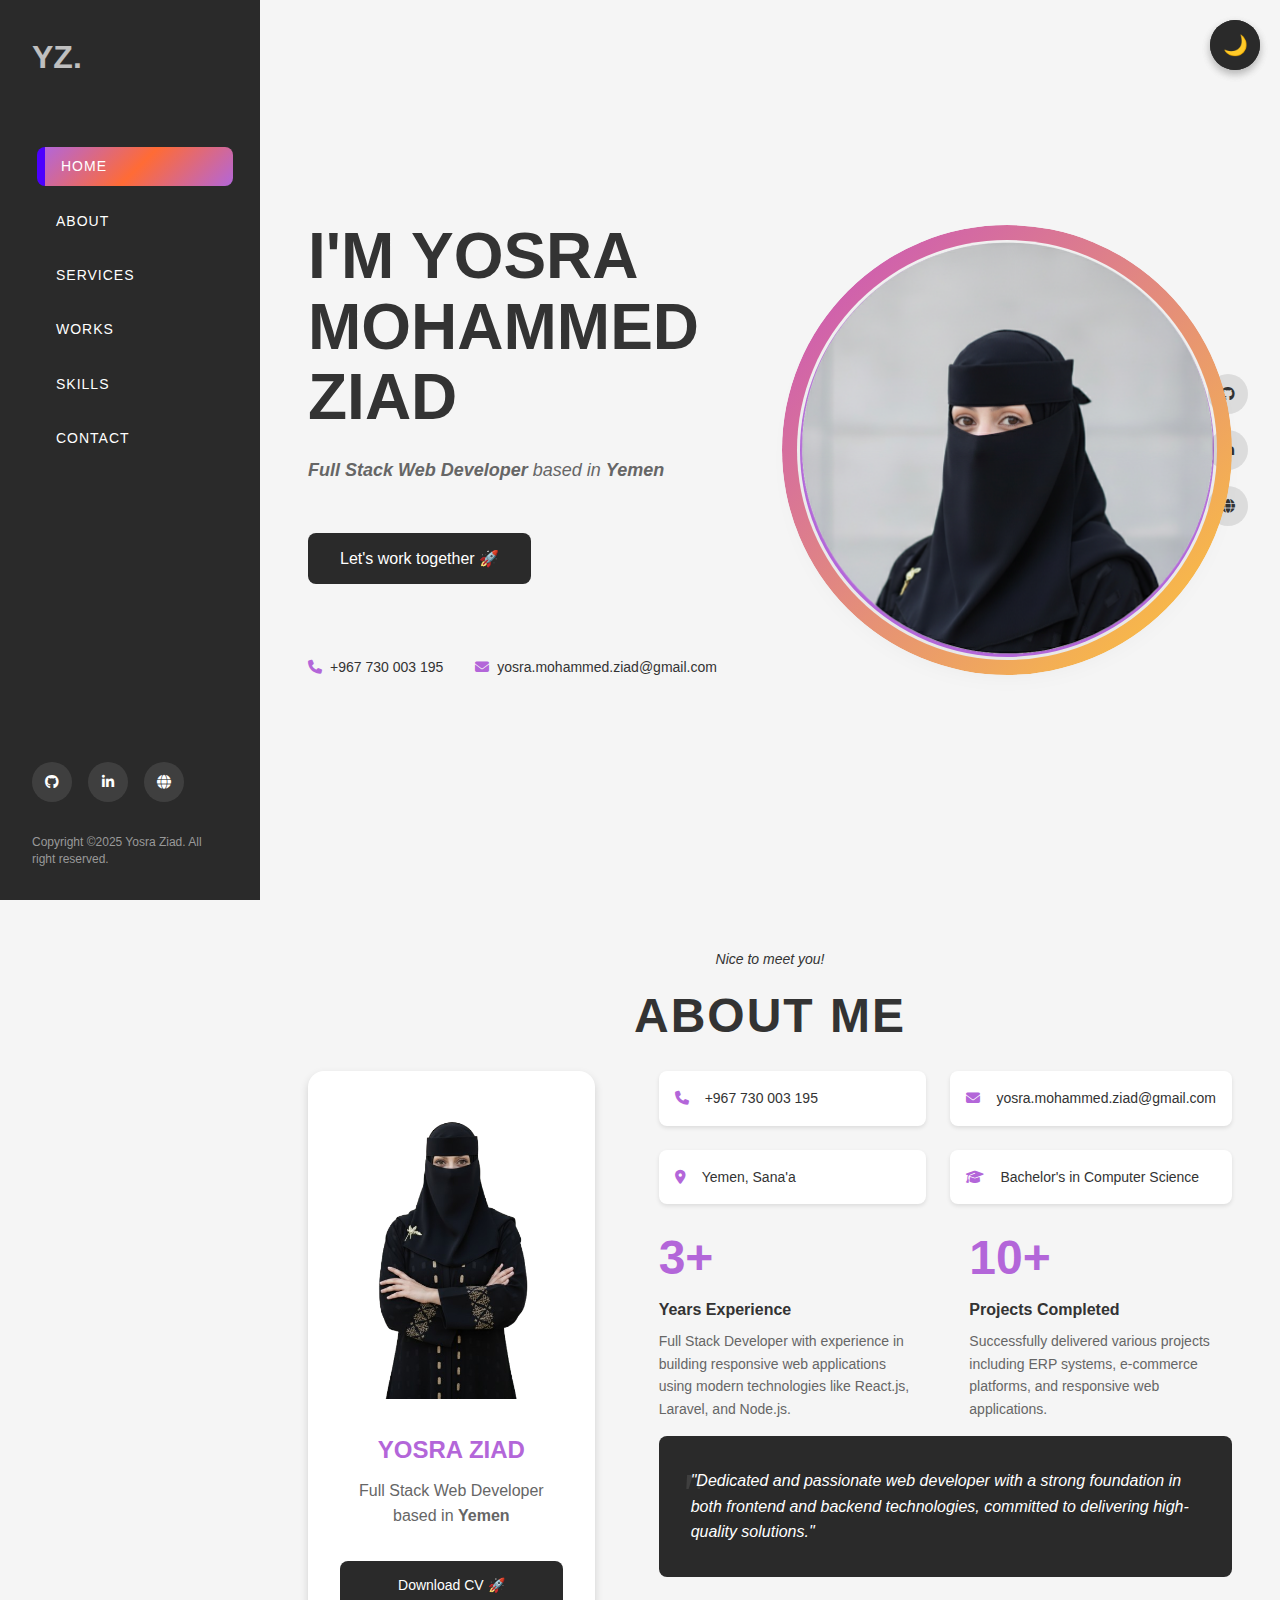
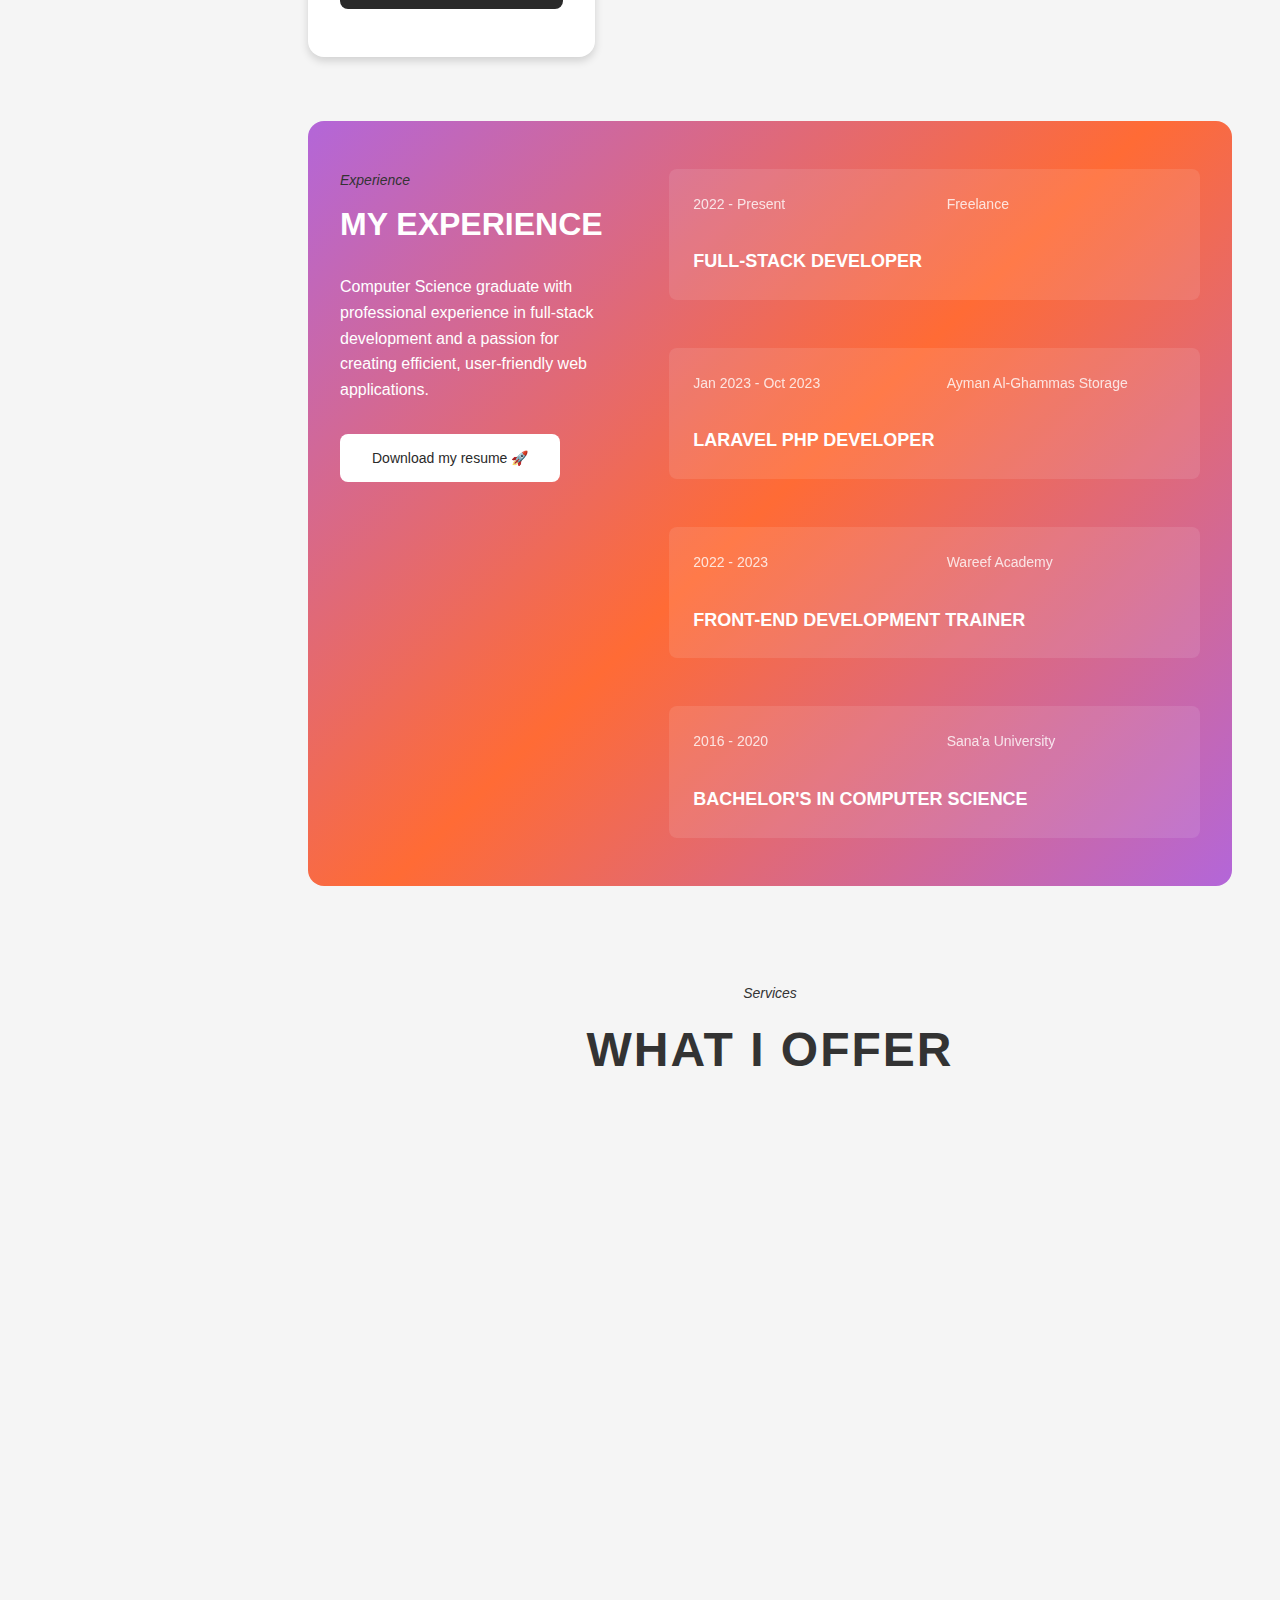
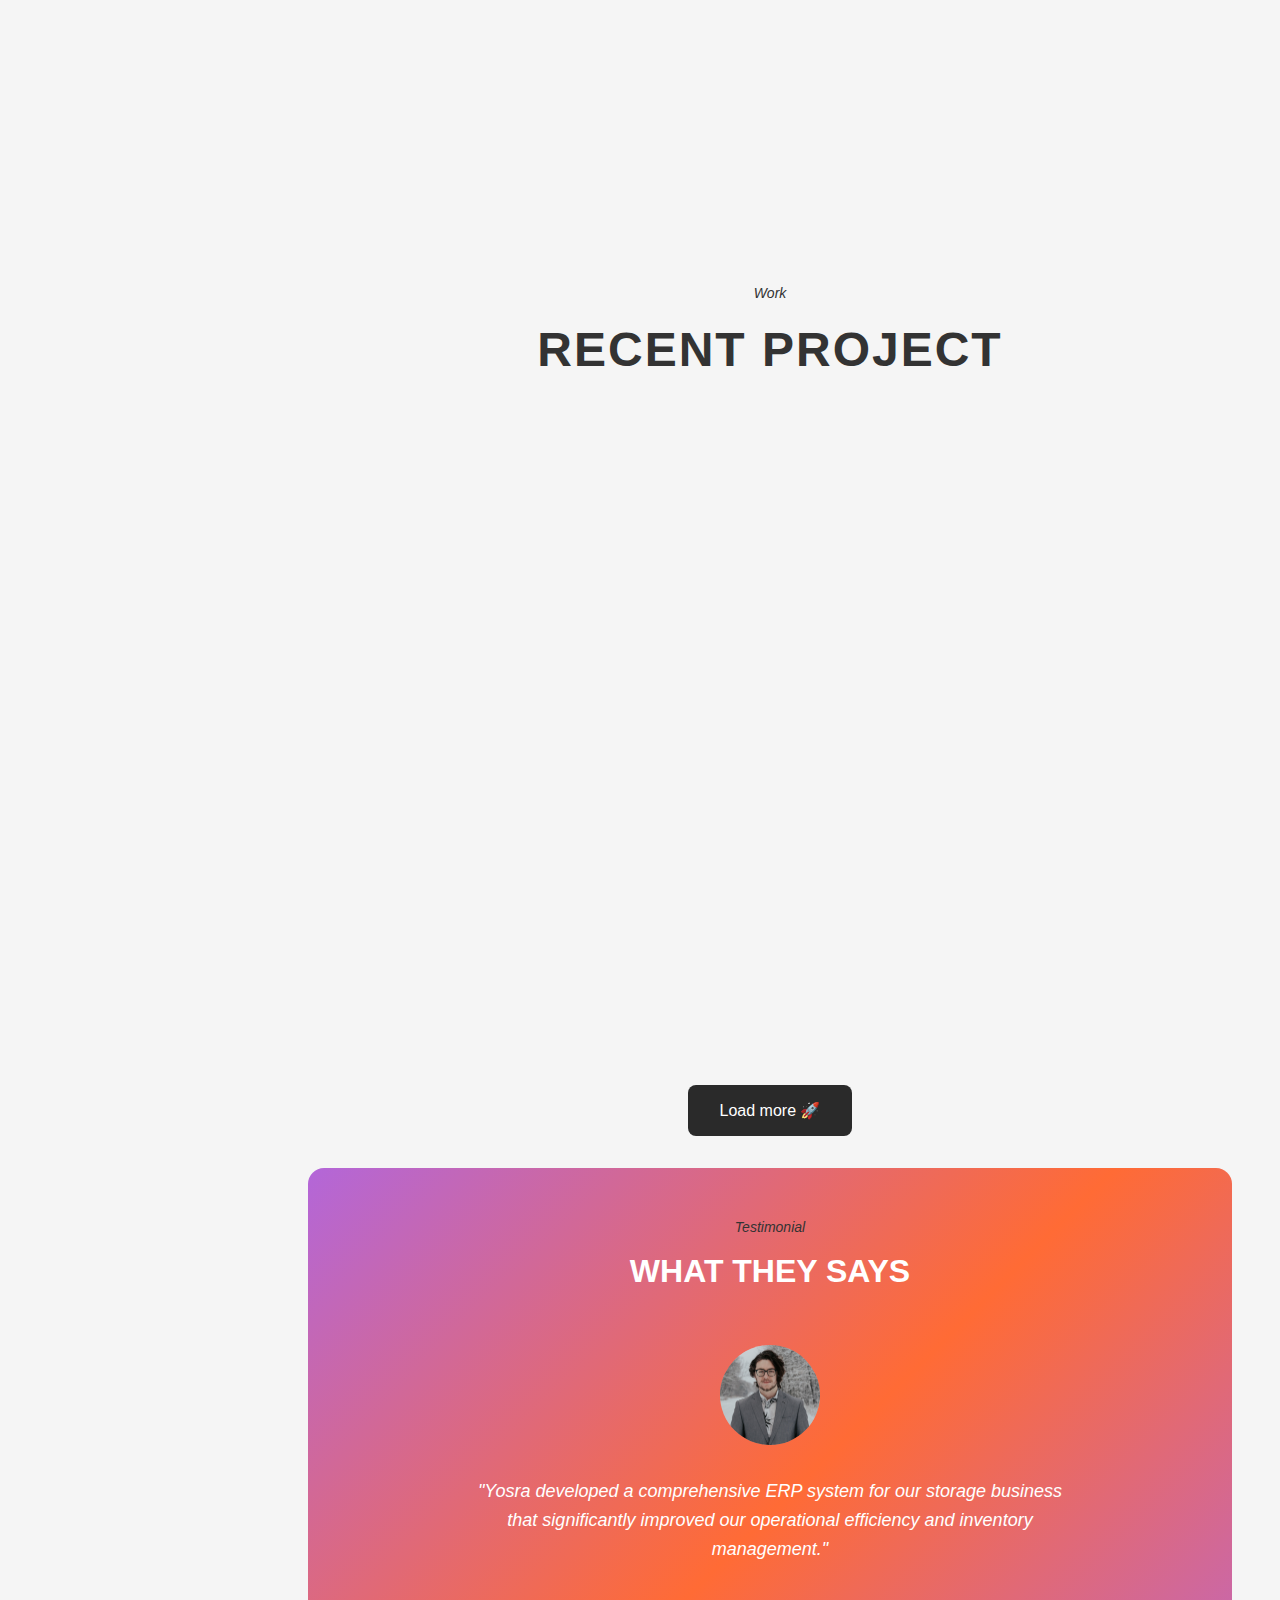
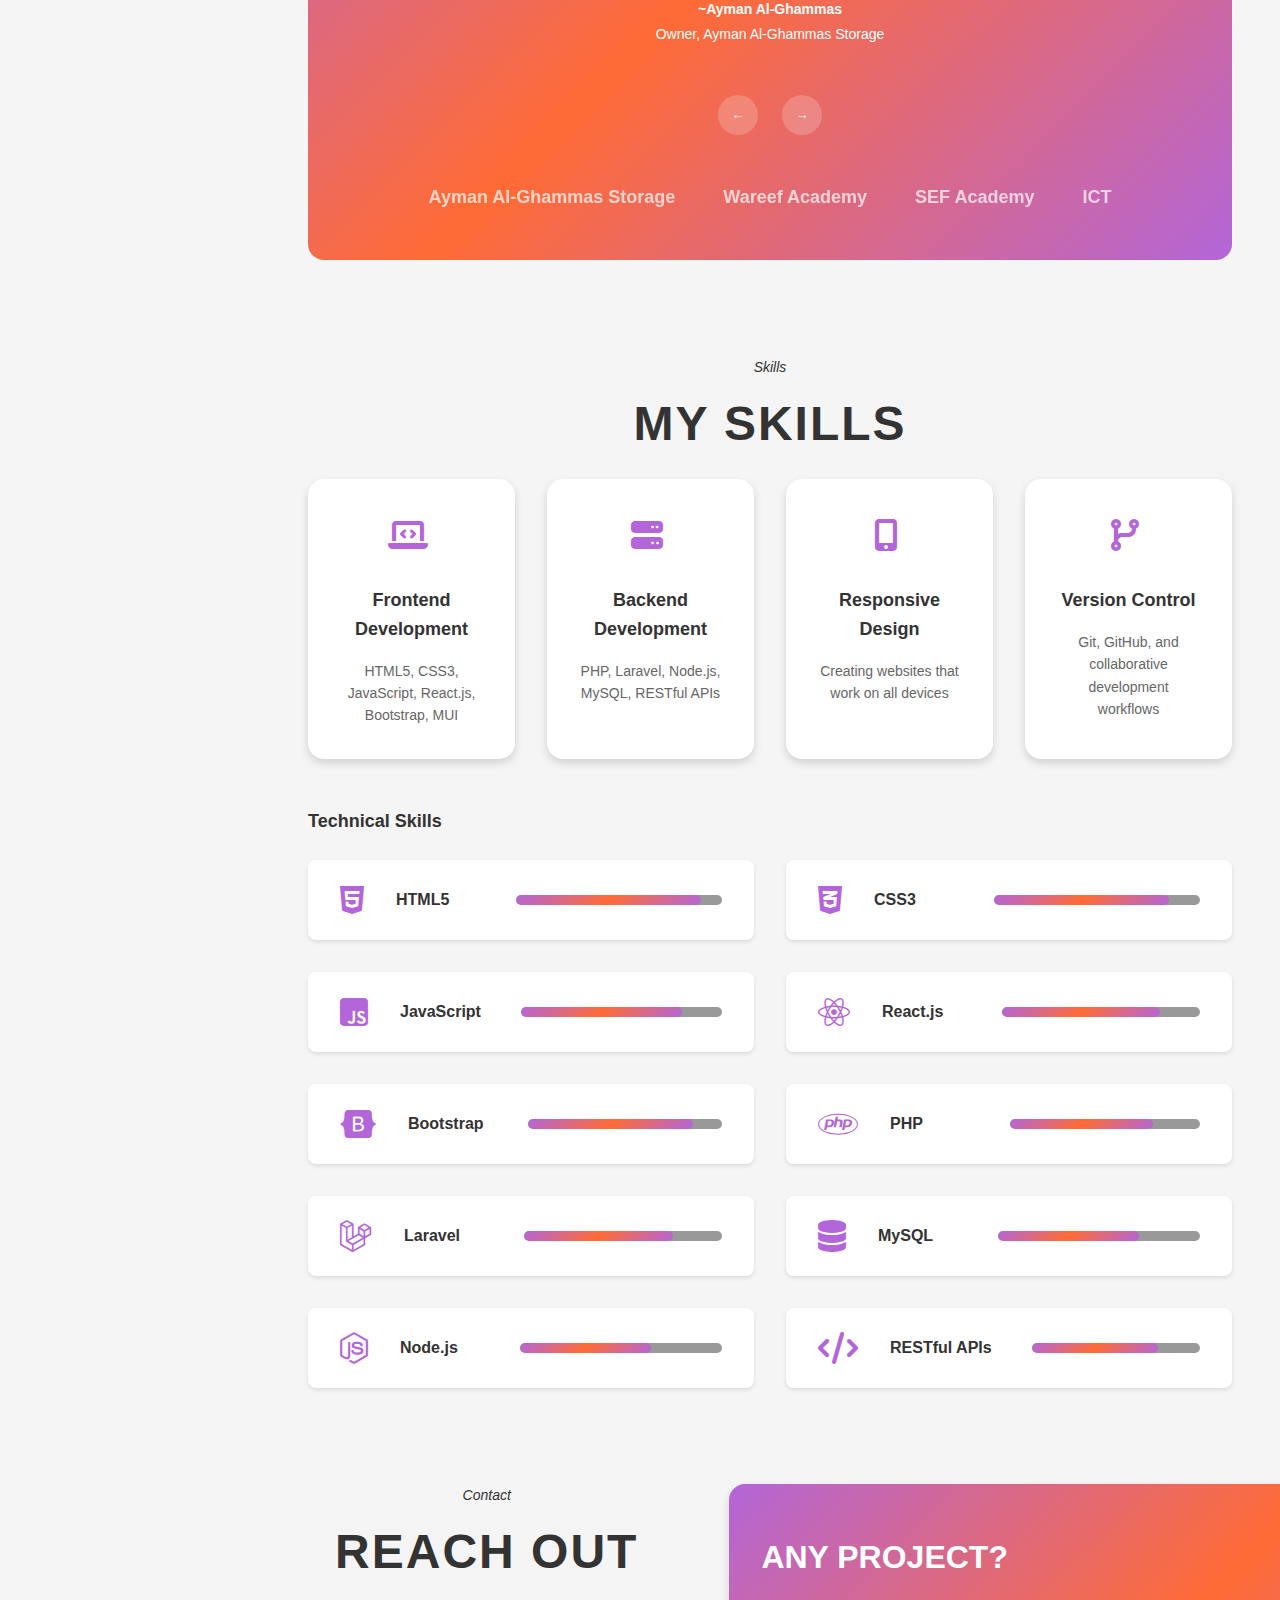
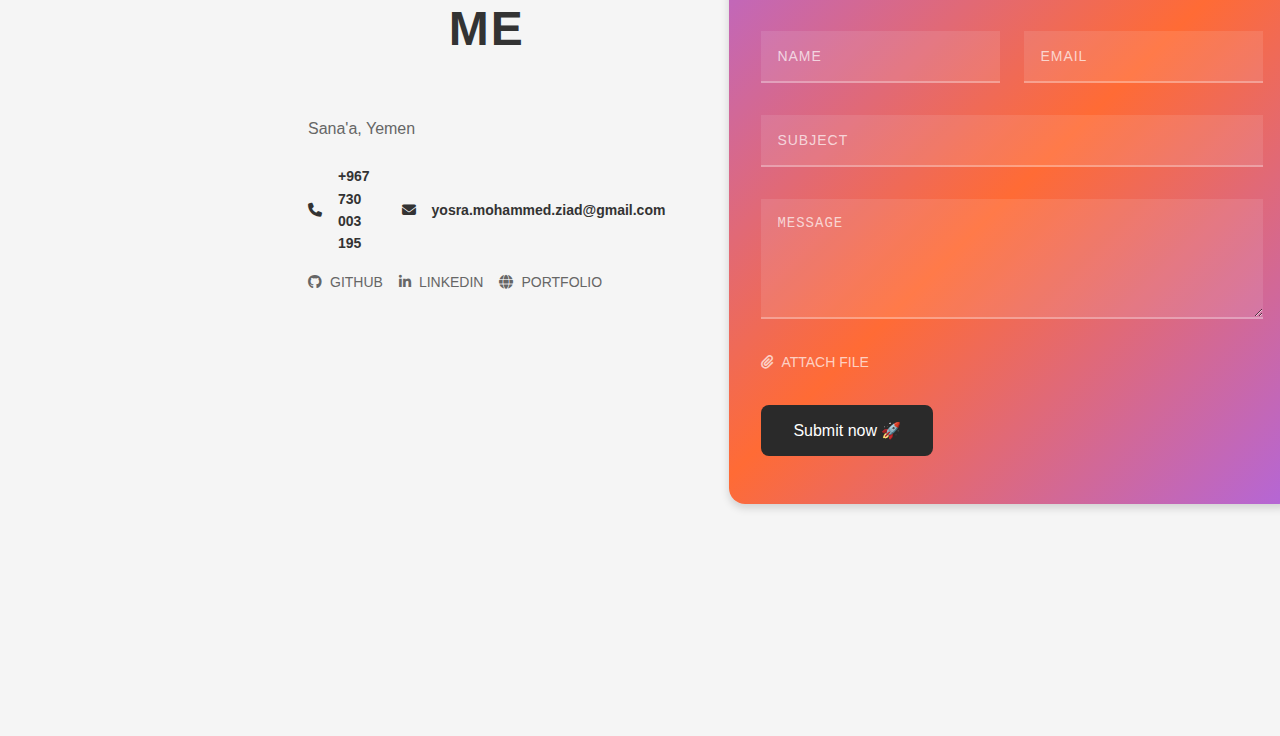
<file: index.html>
<!DOCTYPE html>
<html lang="en">
  <head>
    <meta charset="UTF-8" />
    <meta name="viewport" content="width=device-width, initial-scale=1.0" />
    <title>Yosra Ziad - Full Stack Web Developer</title>
    <link
      rel="stylesheet"
      href="https://cdnjs.cloudflare.com/ajax/libs/animate.css/4.1.1/animate.min.css"
    />
    <link
      rel="stylesheet"
      href="https://cdnjs.cloudflare.com/ajax/libs/font-awesome/6.4.0/css/all.min.css"
    />
    <link rel="stylesheet" href="css/style.css" />
  </head>
  <body>
    <!-- Sidebar Navigation -->
    <nav class="sidebar">
      <div class="logo">
        <h1>YZ.</h1>
      </div>

      <ul class="nav-menu">
        <li><a href="#home" class="nav-link active">HOME</a></li>
        <li><a href="#about" class="nav-link">ABOUT</a></li>
        <li><a href="#services" class="nav-link">SERVICES</a></li>
        <li><a href="#works" class="nav-link">WORKS</a></li>
        <li><a href="#skills" class="nav-link">SKILLS</a></li>
        <li><a href="#contact" class="nav-link">CONTACT</a></li>
      </ul>

      <div class="social-links">
        <a href="https://github.com/YosraZiad" class="social-link" aria-label="GitHub" title="GitHub">
          <i class="fab fa-github"></i>
        </a>
        <a href="https://linkedin.com/in/yosra-ziad" class="social-link" aria-label="LinkedIn" title="LinkedIn">
          <i class="fab fa-linkedin-in"></i>
        </a>
        <a href="https://yemenlili" class="social-link" aria-label="Portfolio" title="Portfolio">
          <i class="fas fa-globe"></i>
        </a>
      </div>

      <div class="copyright">
        <p>Copyright ©2025 Yosra Ziad. All right reserved.</p>
      </div>
    </nav>

    <!-- Mobile Menu Toggle -->
    <button class="mobile-menu-toggle">
      <i class="fas fa-bars"></i>
    </button>

    <!-- Main Content -->
    <main class="main-content">
      <!-- Home Section -->
      <section id="home" class="section home-section active">
        <div class="home-content">
          <div class="hero-text">
            <h2 class="hero-title animate__animated animate__fadeInDown">
              I'M YOSRA<br />
              MOHAMMED<br />
              ZIAD
            </h2>
            <p
              class="hero-subtitle animate__animated animate__fadeInDown animate__delay-1s"
            >
              <strong>Full Stack Web Developer</strong> based in <strong>Yemen</strong>
            </p>
            <button
              class="cta-button animate__animated animate__fadeInUp animate__delay-2s"
            >
              Let's work together 🚀
            </button>
            <div
              class="contact-info align-left animate__animated animate__fadeInUp animate__delay-2s"
            >
              <div class="contact-item">
                <span class="contact-icon"><i class="fas fa-phone"></i></span>
                <span>+967 730 003 195</span>
              </div>
              <div class="contact-item">
                <span class="contact-icon"
                  ><i class="fas fa-envelope"></i
                ></span>
                <span>yosra.mohammed.ziad@gmail.com</span>
              </div>
            </div>
          </div>

          <div class="hero-image animate__animated animate__fadeInRight">
            <img
              src="images/unnamed5588.png"
              alt="Yosra Ziad"
              class="hero-person"
            />
          </div>

          <div class="home-social-links">
            <a
              href="https://github.com/YosraZiad"
              class="social-link"
              aria-label="GitHub"
              title="GitHub"
            >
              <i class="fab fa-github"></i>
            </a>
            <a
              href="https://linkedin.com/in/yosra-ziad"
              class="social-link"
              aria-label="LinkedIn"
              title="LinkedIn"
            >
              <i class="fab fa-linkedin-in"></i>
            </a>
            <a
              href="https://yemenlili"
              class="social-link"
              aria-label="Portfolio"
              title="Portfolio"
            >
              <i class="fas fa-globe"></i>
            </a>
          </div>
        </div>
      </section>

      <!-- About Section -->
      <section id="about" class="section about-section">
        <div class="section-header">
          <span class="section-label">Nice to meet you!</span>
          <h2 class="section-title">ABOUT ME</h2>
        </div>

        <div class="about-content">
          <div class="about-left animate__animated animate__fadeInLeft">
            <div class="profile-card">
              <div class="profile-image1">
                <img
                  src="images/2-removebg-preview.png"
                  alt="Yosra Ziad"
                  class="hero-person1"
                />
              </div>
              <h3 class="profile-name">YOSRA ZIAD</h3>
              <p class="profile-title">
                Full Stack Web Developer based in <strong>Yemen</strong>
              </p>
              <button class="download-cv">Download CV 🚀</button>
            </div>
          </div>

          <div class="about-right animate__animated animate__fadeInRight">
            <div class="about-info">
              <div class="info-item">
                <span class="info-icon"><i class="fas fa-phone"></i></span>
                <span>+967 730 003 195</span>
              </div>
              <div class="info-item">
                <span class="info-icon"><i class="fas fa-envelope"></i></span>
                <span>yosra.mohammed.ziad@gmail.com</span>
              </div>
              <div class="info-item">
                <span class="info-icon"
                  ><i class="fas fa-map-marker-alt"></i
                ></span>
                <span>Yemen, Sana'a</span>
              </div>
              <div class="info-item">
                <span class="info-icon"><i class="fas fa-graduation-cap"></i></span>
                <span>Bachelor's in Computer Science</span>
              </div>
            </div>

            <div class="stats">
              <div class="stat-item">
                <span class="stat-number">3+</span>
                <span class="stat-label">Years Experience</span>
                <p>
                  Full Stack Developer with experience in building responsive web applications 
                  using modern technologies like React.js, Laravel, and Node.js.
                </p>
              </div>
              <div class="stat-item">
                <span class="stat-number">10+</span>
                <span class="stat-label">Projects Completed</span>
                <p>
                  Successfully delivered various projects including ERP systems, 
                  e-commerce platforms, and responsive web applications.
                </p>
              </div>
            </div>

            <div class="testimonial">
              <blockquote>
                "Dedicated and passionate web developer with a strong foundation in both 
                frontend and backend technologies, committed to delivering high-quality solutions."
              </blockquote>
            </div>
          </div>
        </div>

        <div class="experience-section">
          <div class="experience-left animate__animated animate__fadeInLeft">
            <span class="section-label">Experience</span>
            <h3>MY EXPERIENCE</h3>
            <p>
              Computer Science graduate with professional experience in full-stack development 
              and a passion for creating efficient, user-friendly web applications.
            </p>
            <button class="download-resume">Download my resume 🚀</button>
          </div>

          <div class="experience-right animate__animated animate__fadeInRight">
            <div class="timeline">
              <div class="timeline-item">
                <span class="timeline-period">2022 - Present</span>
                <span class="timeline-company">Freelance</span>
                <h4>FULL-STACK DEVELOPER</h4>
              </div>
              <div class="timeline-item">
                <span class="timeline-period">Jan 2023 - Oct 2023</span>
                <span class="timeline-company">Ayman Al-Ghammas Storage</span>
                <h4>LARAVEL PHP DEVELOPER</h4>
              </div>
              <div class="timeline-item">
                <span class="timeline-period">2022 - 2023</span>
                <span class="timeline-company">Wareef Academy</span>
                <h4>FRONT-END DEVELOPMENT TRAINER</h4>
              </div>
              <div class="timeline-item">
                <span class="timeline-period">2016 - 2020</span>
                <span class="timeline-company">Sana'a University</span>
                <h4>BACHELOR'S IN COMPUTER SCIENCE</h4>
              </div>
            </div>
          </div>
        </div>
      </section>

      <!-- Services Section -->
      <section id="services" class="section services-section">
        <div class="section-header">
          <span class="section-label">Services</span>
          <h2 class="section-title">WHAT I OFFER</h2>
        </div>

        <div class="services-list">
          <div class="service-item active">
            <div class="service-header">
              <h3>FULL-STACK DEVELOPMENT</h3>
              <span class="service-toggle">+</span>
            </div>
            <div class="service-content">
              <p>
                End-to-end web application development using modern technologies like React.js, 
                Laravel, Node.js, and MySQL to create responsive and efficient solutions.
              </p>
            </div>
          </div>

          <div class="service-item">
            <div class="service-header">
              <h3>FRONTEND DEVELOPMENT</h3>
              <span class="service-toggle">+</span>
            </div>
            <div class="service-content">
              <p>
                Creating responsive and interactive user interfaces using HTML5, CSS3, JavaScript, 
                React.js, and modern CSS frameworks like Bootstrap and MUI.
              </p>
            </div>
          </div>

          <div class="service-item">
            <div class="service-header">
              <h3>BACKEND DEVELOPMENT</h3>
              <span class="service-toggle">+</span>
            </div>
            <div class="service-content">
              <p>
                Building robust server-side applications with Laravel, Node.js, PHP, and MySQL, 
                implementing RESTful APIs and ensuring data security.
              </p>
            </div>
          </div>

          <div class="service-item">
            <div class="service-header">
              <h3>WEB DEVELOPMENT TRAINING</h3>
              <span class="service-toggle">+</span>
            </div>
            <div class="service-content">
              <p>
                Teaching frontend and backend web development technologies through comprehensive 
                training programs and workshops.
              </p>
            </div>
          </div>
        </div>
      </section>

      <!-- Works Section -->
      <section id="works" class="section works-section">
        <div class="section-header">
          <span class="section-label">Work</span>
          <h2 class="section-title">RECENT PROJECT</h2>
        </div>

        <div class="projects-grid">
          <div class="project-item animate__animated">
            <div class="project-image project-1"></div>
            <div class="project-info">
              <span class="project-type">ERP System</span>
              <h3>Ayman Al-Ghammas Storage ERP</h3>
              <a href="#" class="project-link">↗</a>
            </div>
          </div>

          <div class="project-item animate__animated">
            <div class="project-image project-2"></div>
            <div class="project-info">
              <span class="project-type">E-commerce</span>
              <h3>Online E-Commerce Platform</h3>
              <a href="#" class="project-link">↗</a>
            </div>
          </div>

          <div class="project-item animate__animated">
            <div class="project-image project-3"></div>
            <div class="project-info">
              <span class="project-type">AI Application</span>
              <h3>Gemini Clone App</h3>
              <a href="#" class="project-link">↗</a>
            </div>
          </div>

          <div class="project-item animate__animated">
            <div class="project-image project-4"></div>
            <div class="project-info">
              <span class="project-type">Productivity App</span>
              <h3>To-Do List Web App</h3>
              <a href="#" class="project-link">↗</a>
            </div>
          </div>
        </div>

        <button class="load-more">Load more 🚀</button>

        <div class="testimonial-section">
          <div class="testimonial-content">
            <span class="section-label">Testimonial</span>
            <h3>WHAT THEY SAYS</h3>

            <div class="testimonial-card">
              <div class="testimonial-image">
                <img src="images/testimonial-1.jpg" alt="Testimonial 1" />
              </div>
              <blockquote>
                "Yosra developed a comprehensive ERP system for our storage business that 
                significantly improved our operational efficiency and inventory management."
              </blockquote>
              <cite>
                <strong>~Ayman Al-Ghammas</strong><br />
                Owner, Ayman Al-Ghammas Storage
              </cite>
            </div>

            <div class="testimonial-nav">
              <button class="nav-prev">←</button>
              <button class="nav-next">→</button>
            </div>
          </div>

          <div class="client-logos">
            <div class="logo">Ayman Al-Ghammas Storage</div>
            <div class="logo">Wareef Academy</div>
            <div class="logo">SEF Academy</div>
            <div class="logo">ICT</div>
          </div>
        </div>
      </section>

      <!-- Skills Section -->
      <section id="skills" class="section skills-section">
        <div class="section-header">
          <span class="section-label">Skills</span>
          <h2 class="section-title">MY SKILLS</h2>
        </div>

        <div class="skills-content">
       <div class="skills-grid">
            <div class="skill-card animate__animated">
              <div class="skill-icon"><i class="fas fa-laptop-code"></i></div>
              <h3>Frontend Development</h3>
              <p>HTML5, CSS3, JavaScript, React.js, Bootstrap, MUI</p>
            </div>
            <div class="skill-card animate__animated">
              <div class="skill-icon"><i class="fas fa-server"></i></div>
              <h3>Backend Development</h3>
              <p>PHP, Laravel, Node.js, MySQL, RESTful APIs</p>
            </div>
            <div class="skill-card animate__animated">
              <div class="skill-icon"><i class="fas fa-mobile-alt"></i></div>
              <h3>Responsive Design</h3>
              <p>Creating websites that work on all devices</p>
            </div>
            <div class="skill-card animate__animated">
              <div class="skill-icon"><i class="fas fa-code-branch"></i></div>
              <h3>Version Control</h3>
              <p>Git, GitHub, and collaborative development workflows</p>
            </div>
          </div>

          <div class="visual-skills">
            <h3>Technical Skills</h3>
            <div class="skills-rows">
              <!-- Frontend -->
              <div class="skills-row">
                <div class="skill-box">
                  <i class="fab fa-html5 skill-icon"></i>
                  <span class="skill-title">HTML5</span>
                  <div class="bar"><div class="progress" style="width: 90%"></div></div>
                </div>
                <div class="skill-box">
                  <i class="fab fa-css3-alt skill-icon"></i>
                  <span class="skill-title">CSS3</span>
                  <div class="bar"><div class="progress" style="width: 85%"></div></div>
                </div>
              </div>
              <div class="skills-row">
                <div class="skill-box">
                  <i class="fab fa-js-square skill-icon"></i>
                  <span class="skill-title">JavaScript</span>
                  <div class="bar"><div class="progress" style="width: 80%"></div></div>
                </div>
                <div class="skill-box">
                  <i class="fab fa-react skill-icon"></i>
                  <span class="skill-title">React.js</span>
                  <div class="bar"><div class="progress" style="width: 80%"></div></div>
                </div>
              </div>
              <div class="skills-row">
                <div class="skill-box">
                  <i class="fab fa-bootstrap skill-icon"></i>
                  <span class="skill-title">Bootstrap</span>
                  <div class="bar"><div class="progress" style="width: 85%"></div></div>
                </div>
                <div class="skill-box">
                  <i class="fab fa-php skill-icon"></i>
                  <span class="skill-title">PHP</span>
                  <div class="bar"><div class="progress" style="width: 75%"></div></div>
                </div>
              </div>
              <div class="skills-row">
                <div class="skill-box">
                  <i class="fab fa-laravel skill-icon"></i>
                  <span class="skill-title">Laravel</span>
                  <div class="bar"><div class="progress" style="width: 75%"></div></div>
                </div>
                <div class="skill-box">
                  <i class="fas fa-database skill-icon"></i>
                  <span class="skill-title">MySQL</span>
                  <div class="bar"><div class="progress" style="width: 70%"></div></div>
                </div>
              </div>
              <div class="skills-row">
                <div class="skill-box">
                  <i class="fab fa-node-js skill-icon"></i>
                  <span class="skill-title">Node.js</span>
                  <div class="bar"><div class="progress" style="width: 65%"></div></div>
                </div>
                <div class="skill-box">
                  <i class="fas fa-code skill-icon"></i>
                  <span class="skill-title">RESTful APIs</span>
                  <div class="bar"><div class="progress" style="width: 75%"></div></div>
                </div>
              </div>
            </div>
          </div>
        </div>
      </section>

      <!-- Contact Section -->
      <section id="contact" class="section contact-section">
        <div class="contact-left animate__animated animate__fadeInLeft">
          <div class="section-header">
            <span class="section-label">Contact</span>
            <h2 class="section-title">REACH OUT ME</h2>
          </div>

          <div class="contact-details">
            <address>
              Sana'a,
              Yemen
            </address>

            <div class="contact-info">
              <p class="phone">
                <i class="fas fa-phone"></i> +967 730 003 195
              </p>
              <p class="email">
                <i class="fas fa-envelope"></i> yosra.mohammed.ziad@gmail.com
              </p>
            </div>

            <div class="social-media">
              <a href="https://github.com/YosraZiad"><i class="fab fa-github"></i> GITHUB</a>
              <a href="https://linkedin.com/in/yosra-ziad"><i class="fab fa-linkedin-in"></i> LINKEDIN</a>
              <a href="https://yemenlili"><i class="fas fa-globe"></i> PORTFOLIO</a>
            </div>
          </div>
        </div>

        <div class="contact-right animate__animated animate__fadeInRight">
          <div class="contact-form-container">
            <h3>ANY PROJECT?</h3>

            <form class="contact-form">
              <div class="form-row">
                <input type="text" placeholder="NAME" required />
                <input type="email" placeholder="EMAIL" required />

              </div>
                <input type="text" placeholder="SUBJECT" required />

              <textarea placeholder="MESSAGE" required></textarea>

              <div class="file-upload">
                <i class="fas fa-paperclip"></i> ATTACH FILE
              </div>

              <button type="submit" class="submit-btn">Submit now 🚀</button>
            </form>
          </div>
        </div>
      </section>
    </main>

    <script src="js/script.js"></script>
  </body>
</html>
</file>
<file: css/style.css>
/* CSS Variables */
:root {
  /* Colors */
  --primary-bg: #2a2a2a;
  --secondary-bg: #f5f5f5;
  --accent-purple: #b366d9;
  --accent-orange: #ff6b35;
  --accent-pink: #ff4081;
  --text-white: #ffffff;
  --text-dark: #333333;
  --text-gray: #666666;
  --text-light-gray: #999999;

  /* Gradients */
  --gradient-primary: linear-gradient(
    135deg,
    #b366d9 0%,
    #ff6b35 50%,
    #b366d9 100%
  );
  --gradient-secondary: linear-gradient(
    135deg,
    #b366d9 0%,
    #ff6b35 50%,
    #b366d9 100%
  );

  /* Typography */
  --font-primary: "Poppins", "Arial", sans-serif;
  --font-weight-normal: 400;
  --font-weight-medium: 500;
  --font-weight-bold: 700;
  --font-weight-black: 900;

  /* Font Sizes */
  --font-size-xs: 12px;
  --font-size-sm: 14px;
  --font-size-base: 16px;
  --font-size-lg: 18px;
  --font-size-xl: 24px;
  --font-size-2xl: 32px;
  --font-size-3xl: 48px;
  --font-size-4xl: 64px;

  /* Spacing */
  --spacing-xs: 8px;
  --spacing-sm: 16px;
  --spacing-md: 24px;
  --spacing-lg: 32px;
  --spacing-xl: 48px;
  --spacing-2xl: 64px;
  --spacing-3xl: 96px;

  /* Layout */
  --sidebar-width: 260px;
  --border-radius: 8px;
  --border-radius-lg: 16px;
  --transition: all 0.3s ease;

  /* Shadows */
  --shadow-sm: 0 2px 4px rgba(0, 0, 0, 0.1);
  --shadow-md: 0 4px 8px rgba(0, 0, 0, 0.15);
  --shadow-lg: 0 8px 16px rgba(0, 0, 0, 0.2);
  --shadow-xl: 0 12px 24px rgba(0, 0, 0, 0.25);
}

/* Reset and Base Styles */
* {
  margin: 0;
  padding: 0;
  box-sizing: border-box;
}

body {
  font-family: var(--font-primary);
  font-size: var(--font-size-base);
  line-height: 1.6;
  color: var(--text-dark);
  background-color: var(--secondary-bg);
  overflow-x: hidden;
}

/* Sidebar Navigation */
.sidebar {
  position: fixed;
  left: 0;
  top: 0;
  width: var(--sidebar-width);
  height: 100vh;
  background-color: var(--primary-bg);
  color: var(--text-white);
  padding: var(--spacing-lg);
  display: flex;
  flex-direction: column;
  z-index: 1000;
  transition: transform 0.3s ease;
}

.logo h1 {
  font-size: var(--font-size-2xl);
  font-weight: var(--font-weight-bold);
  margin-bottom: var(--spacing-2xl);
  color: var(--text-white);
}

.nav-menu {
  list-style: none;
  margin-bottom: auto;
}

.nav-menu li {
  margin-bottom: var(--spacing-sm);
}

.nav-link {
  color: var(--text-white);
  text-decoration: none;
  font-size: var(--font-size-sm);
  font-weight: var(--font-weight-medium);
  letter-spacing: 1px;
  transition: var(--transition);
  display: block;
  padding: var(--spacing-xs) var(--spacing-sm);
  position: relative;
  border-radius: var(--border-radius);
  border-inline-start: 8px solid transparent;
}

.nav-link:hover,
.nav-link.active {
  color: var(--text-white);
  border-inline-start: 8px solid #4c00ff;
  background: var(--gradient-primary);
  transform: translateX(5px);
}

/* .nav-link.active::after {
  content: "";
  position: absolute;
  right: -var(--spacing-lg);
  top: 50%;
  transform: translateY(-50%);
  width: 4px;
  height: 20px;
  background-color: var(--accent-purple);
  border-radius: 2px;
} */

.social-links {
  display: flex;
  gap: var(--spacing-sm);
  margin-bottom: var(--spacing-lg);
}

.social-link {
  width: 40px;
  height: 40px;
  border-radius: 50%;
  background-color: rgba(255, 255, 255, 0.1);
  color: var(--text-white);
  display: flex;
  align-items: center;
  justify-content: center;
  text-decoration: none;
  font-size: var(--font-size-sm);
  transition: var(--transition);
}

.social-link:hover {
  background-color: var(--accent-purple);
  transform: translateY(-3px);
}

.copyright {
  font-size: var(--font-size-xs);
  color: var(--text-light-gray);
  line-height: 1.4;
}

/* Mobile Menu Toggle */
.mobile-menu-toggle {
  display: none;
  position: fixed;
  top: var(--spacing-md);
  left: var(--spacing-md);
  z-index: 1001;
  background-color: var(--primary-bg);
  color: var(--text-white);
  border: none;
  width: 50px;
  height: 50px;
  border-radius: 50%;
  cursor: pointer;
  font-size: var(--font-size-lg);
  box-shadow: var(--shadow-md);
  transition: var(--transition);
}

.mobile-menu-toggle:hover {
  transform: scale(1.1);
}

/* Mobile Menu Toggle */
.mobile-menu-toggle {
  display: none;
  position: fixed;
  top: var(--spacing-md);
  left: var(--spacing-md);
  z-index: 1001;
  background-color: var(--primary-bg);
  color: var(--text-white);
  border: none;
  width: 50px;
  height: 50px;
  border-radius: 50%;
  cursor: pointer;
  font-size: var(--font-size-lg);
  box-shadow: var(--shadow-md);
  transition: var(--transition);
}

.mobile-menu-toggle:hover {
  transform: scale(1.1);
}

/* Main Content */
.main-content {
  margin-left: var(--sidebar-width);
  min-height: 100vh;
  transition: margin-left 0.3s ease;
}

.section {
  min-height: 100vh;
  padding: var(--spacing-xl);
  /* display: none; */

  transition: opacity 0.5s ease;
}

.section.active {
  /* display: block; */
  animation: fadeIn 0.5s ease-out;
}

@keyframes fadeIn {
  from {
    opacity: 0;
  }
  to {
    opacity: 1;
  }
}

/* Home Section */
.home-section {
  background: var(--secondary-bg);
  color: var(--text-dark);
  display: flex;
  align-items: center;
  position: relative;
  overflow: hidden;
}
.home-section.active {
  display: flex;
}

.home-content {
  display: grid;
  grid-template-columns: 1fr 1fr;
  gap: var(--spacing-2xl);
  width: 100%;
  max-width: 1200px;
  margin: 0 auto;
  align-items: center;
}

.hero-title {
  font-size: var(--font-size-4xl);
  font-weight: var(--font-weight-black);
  line-height: 1.1;
  margin-bottom: var(--spacing-md);
}

.hero-subtitle {
  font-size: var(--font-size-lg);
  margin-bottom: var(--spacing-xl);
  font-style: italic;
  color: var(--text-gray);
}

.cta-button {
  background-color: var(--primary-bg);
  color: var(--text-white);
  border: none;
  padding: var(--spacing-sm) var(--spacing-lg);
  border-radius: var(--border-radius);
  font-size: var(--font-size-base);
  font-weight: var(--font-weight-medium);
  cursor: pointer;
  transition: var(--transition);
  margin-bottom: var(--spacing-xl);
}

.cta-button:hover {
  background: var(--gradient-primary);
  transform: translateY(-3px);
  box-shadow: var(--shadow-lg);
}

.hero-image {
  position: relative;
  width: 450px;
  height: 450px;
  margin: 0 auto;
}

.hero-image::before {
  content: "";
  position: absolute;
  top: 0;
  left: 0;
  width: 100%;
  height: 100%;
  border-radius: 50%;
  border: 15px solid transparent;
  background: linear-gradient(to bottom right, #c850c0, #ffc837) border-box;
  -webkit-mask: linear-gradient(#fff 0 0) content-box, linear-gradient(#fff 0 0);
  -webkit-mask-composite: destination-out;
  mask-composite: exclude;
  box-sizing: border-box;
  z-index: 3;
  animation: rotate 15s linear infinite;
}

/* background filled circle behind the photo */
.hero-image::after {
  content: "";
  position: absolute;
  inset: 18px; /* sit inside the gradient ring */
  border-radius: 50%;
  background: var(--accent-purple); /* solid background circle */
  box-shadow: 0 10px 30px rgba(0, 0, 0, 0.08);
  z-index: 0;
  animation: pulse 6s ease-in-out infinite; /* move animation to the background shape */
}

.hero-person {
  position: relative;
  z-index: 2; /* keep photo above background circle and below the ring */
  width: 100%;
  height: 100%;
  border-radius: 50%;
  object-fit: cover;
  /* Remove morphing animation from the image */
}

@keyframes morph {
  0% {
    border-radius: 30% 70% 70% 30% / 30% 30% 70% 70%;
  }
  50% {
    border-radius: 70% 30% 30% 70% / 70% 70% 30% 30%;
  }
  100% {
    border-radius: 30% 70% 70% 30% / 30% 30% 70% 70%;
  }
}

@keyframes rotate {
  from {
    transform: rotate(0deg);
  }
  to {
    transform: rotate(360deg);
  }
}

/* subtle breathing effect for the background circle */
@keyframes pulse {
  0%,
  100% {
    transform: scale(1);
  }
  50% {
    transform: scale(1.03);
  }
}

.home-social-links {
  position: absolute;
  right: var(--spacing-lg);
  top: 50%;
  transform: translateY(-50%);
  display: flex;
  flex-direction: column;
  gap: var(--spacing-sm);
}

.home-social-links .social-link {
  width: 40px;
  height: 40px;
  border-radius: 50%;
  background-color: rgba(0, 0, 0, 0.1);
  display: flex;
  align-items: center;
  justify-content: center;
  color: var(--text-dark);
  font-weight: bold;
  transition: var(--transition);
}

.home-social-links .social-link:hover {
  background-color: var(--primary-bg);
  color: var(--text-white);
}

.contact-info {
  display: flex;
  flex-direction: row;
  justify-content: flex-start;
  align-items: center;
  gap: var(--spacing-lg);
  margin-top: var(--spacing-md);
  text-align: left;
}

.contact-info.align-left {
  justify-content: flex-start;
  text-align: left;
}

.contact-item {
  display: flex;
  align-items: center;
  gap: var(--spacing-xs);
  font-size: var(--font-size-sm);
}

.contact-icon {
  color: var(--accent-purple);
}

/* About Section */
.about-section {
  background-color: var(--secondary-bg);
  /* padding: var(--spacing-3xl) var(--spacing-2xl); */
  /* display: flex;
  align-items: center;
  position: relative; */
  /* overflow: hidden; */
}

.section-header {
  text-align: center;
  margin-bottom: var(--spacing-sm);
}

.section-label {
  font-size: var(--font-size-sm);
  color: var(--text-dark);
  font-style: italic;
  display: block;
  margin-bottom: var(--spacing-xs);
}

.section-title {
  font-size: var(--font-size-3xl);
  font-weight: var(--font-weight-black);
  color: var(--text-dark);
  letter-spacing: 2px;
}

.about-content {
  display: grid;
  grid-template-columns: 1fr 2fr;
  gap: var(--spacing-2xl);
  /* margin-bottom: var(--spacing-3xl); */
  max-width: 1200px;
  margin-left: auto;
  margin-right: auto;
}

.profile-card {
  text-align: center;
  background-color: var(--text-white);
  padding: var(--spacing-xl)  var(--spacing-lg);
  border-radius: var(--border-radius-lg);
  box-shadow: var(--shadow-md);
  transition: var(--transition);
}

.profile-card:hover {
  transform: translateY(-5px);
  box-shadow: var(--shadow-xl);
}
.hero-person1 {
  position: relative;
  z-index: 2; /* keep photo above background circle and below the ring */
  width: 100%;
  height: 100%;
  /* border-radius: 50%; */
  object-fit: cover;
  /* Remove morphing animation from the image */
}
.profile-image1 {
  width: 200px;
  height: 280px;
  /* border-radius: 50%; */
  margin: 0 auto var(--spacing-lg);
  position: relative;
  overflow: hidden;
}

.profile-image img {
  width: 100%;
  height: 100%;
  object-fit: cover;
  /* border-radius: 50%; */
  transition: var(--transition);
}

.profile-image:hover img {
  transform: scale(1.05);
}

.profile-name {
  font-size: var(--font-size-xl);
  font-weight: var(--font-weight-bold);
  color: var(--accent-purple);
  margin-bottom: var(--spacing-xs);
}

.profile-title {
  font-size: var(--font-size-base);
  color: var(--text-gray);
  margin-bottom: var(--spacing-lg);
}

.download-cv {
  background-color: var(--primary-bg);
  color: var(--text-white);
  border: none;
  padding: var(--spacing-sm) var(--spacing-lg);
  border-radius: var(--border-radius);
  font-size: var(--font-size-sm);
  cursor: pointer;
  transition: var(--transition);
  width: 100%;
}

.download-cv:hover {
  background: var(--gradient-primary);
  transform: translateY(-2px);
  box-shadow: var(--shadow-md);
}

.about-info {
  display: grid;
  grid-template-columns: 1fr 1fr;
  gap: var(--spacing-md);
  margin-bottom: var(--spacing-sm);
}

.info-item {
  display: flex;
  align-items: center;
  gap: var(--spacing-sm);
  font-size: var(--font-size-sm);
  background-color: var(--text-white);
  padding: var(--spacing-sm);
  border-radius: var(--border-radius);
  box-shadow: var(--shadow-sm);
}

.info-icon {
  color: var(--accent-purple);
}

.stats {
  display: grid;
  grid-template-columns: 1fr 1fr;
  gap: var(--spacing-xl);
  margin-bottom: var(--spacing-sm);
}

.stat-number {
  font-size: var(--font-size-3xl);
  font-weight: var(--font-weight-black);
  color: var(--accent-purple);
  display: block;
}

.stat-label {
  font-size: var(--font-size-base);
  font-weight: var(--font-weight-bold);
  color: var(--text-dark);
  display: block;
  margin-bottom: var(--spacing-xs);
}

.stat-item p {
  font-size: var(--font-size-sm);
  color: var(--text-gray);
  line-height: 1.6;
}

.testimonial {
  background-color: var(--primary-bg);
  color: var(--text-white);
  padding: var(--spacing-lg);
  border-radius: var(--border-radius);
  font-style: italic;
  position: relative;
}

.testimonial::before {
  content: '"';
  position: absolute;
  top: 10px;
  left: 20px;
  font-size: 60px;
  color: rgba(255, 255, 255, 0.1);
  font-family: serif;
}

.experience-section {
  background: var(--gradient-secondary);
  color: var(--text-white);
  padding: var(--spacing-xl)  var(--spacing-lg);
  border-radius: var(--border-radius-lg);
  display: grid;
  grid-template-columns: 1fr 2fr;
  gap: var(--spacing-2xl);
  margin-top: var(--spacing-2xl);
}

.experience-left h3 {
  font-size: var(--font-size-2xl);
  font-weight: var(--font-weight-black);
  margin-bottom: var(--spacing-md);
}

.experience-left p {
  margin-bottom: var(--spacing-lg);
  line-height: 1.6;
}

.download-resume {
  background-color: var(--text-white);
  color: var(--primary-bg);
  border: none;
  padding: var(--spacing-sm) var(--spacing-lg);
  border-radius: var(--border-radius);
  font-size: var(--font-size-sm);
  cursor: pointer;
  transition: var(--transition);
}

.download-resume:hover {
  background-color: var(--primary-bg);
  color: var(--text-white);
  transform: translateY(-2px);
  box-shadow: var(--shadow-lg);
}

.timeline {
  display: flex;
  flex-direction: column;
  gap: var(--spacing-xl);
}

.timeline-item {
  display: grid;
  grid-template-columns: 1fr 1fr;
  gap: var(--spacing-md);
  align-items: center;
  background-color: rgba(255, 255, 255, 0.1);
  padding: var(--spacing-md);
  border-radius: var(--border-radius);
  transition: var(--transition);
}

.timeline-item:hover {
  background-color: rgba(255, 255, 255, 0.2);
  transform: translateX(5px);
}

.timeline-period,
.timeline-company {
  font-size: var(--font-size-sm);
  opacity: 0.8;
}

.timeline-item h4 {
  font-size: var(--font-size-lg);
  font-weight: var(--font-weight-bold);
  grid-column: 1 / -1;
  margin-top: var(--spacing-xs);
}

/* Services Section */
.services-section {
  background-color: var(--secondary-bg);
  /* padding: var(--spacing-3xl) var(--spacing-2xl); */
}

.services-list {
  max-width: 1200px;
  margin: 0 auto;
}

.service-item {
  border-bottom: 1px solid #e0e0e0;
  padding: var(--spacing-sm) 0;
  transition: var(--transition);
}

.service-header {
  display: flex;
  justify-content: space-between;
  align-items: center;
  cursor: pointer;
}

.service-header h3 {
  font-size: var(--font-size-xl);
  font-weight: var(--font-weight-bold);
  color: var(--text-dark);
  transition: var(--transition);
}

.service-item.active .service-header h3 {
  color: var(--accent-purple);
}

.service-toggle {
  font-size: var(--font-size-2xl);
  font-weight: var(--font-weight-bold);
  color: var(--text-gray);
  transition: var(--transition);
}

.service-item.active .service-toggle {
  color: var(--accent-purple);
  transform: rotate(45deg);
}

.service-content {
  max-height: 0;
  overflow: hidden;
  transition: max-height 0.3s ease, padding-top 0.3s ease;
  padding-top: 0;
}

.service-item.active .service-content {
  max-height: 500px;
  padding-top: var(--spacing-lg);
}

.service-content p {
  color: var(--text-gray);
  line-height: 1.6;
  margin-bottom: var(--spacing-md);
}

.service-image {
  width: 100%;
  height: 200px;
  background: var(--gradient-primary);
  border-radius: var(--border-radius);
  margin-bottom: var(--spacing-md);
}

/* Works Section */
.works-section {
  background-color: var(--secondary-bg);
  /* padding: var(--spacing-3xl) var(--spacing-2xl); */
}

.projects-grid {
  display: grid;
  grid-template-columns: repeat(2, 1fr);
  gap: var(--spacing-xl);
  max-width: 1200px;
  margin: 0 auto var(--spacing-1xl);
}

.project-item {
  background-color: var(--text-white);
  border-radius: var(--border-radius-lg);
  overflow: hidden;
  box-shadow: var(--shadow-md);
  transition: var(--transition);
  opacity: 0;
  transform: translateY(20px);
}

.project-item.animate__animated {
  opacity: 1;
  transform: translateY(0);
}

.project-item:hover {
  transform: translateY(-5px);
  box-shadow: var(--shadow-lg);
}

.project-image {
  width: 100%;
  height: 200px;
  background-size: cover;
  background-position: center;
  transition: transform 0.5s ease;
}

.project-item:hover .project-image {
  transform: scale(1.05);
}

.project-1 {
  background: linear-gradient(45deg, #4a90e2, #7b68ee);
}
.project-2 {
  background: linear-gradient(45deg, #ff6b6b, #ffa500);
}
.project-3 {
  background: linear-gradient(45deg, #50c878, #32cd32);
}
.project-4 {
  background: linear-gradient(45deg, #ff69b4, #da70d6);
}

.project-info {
  padding: var(--spacing-md) ;
  display: flex;
  justify-content: space-between;
  align-items: flex-start;
}

.project-type {
  font-size: var(--font-size-xs);
  color: var(--text-gray);
  text-transform: uppercase;
  letter-spacing: 1px;
}

.project-info h3 {
  font-size: var(--font-size-lg);
  font-weight: var(--font-weight-bold);
  color: var(--text-dark);
  margin-top: var(--spacing-xs);
}

.project-link {
  font-size: var(--font-size-xl);
  color: var(--text-dark);
  text-decoration: none;
  transition: var(--transition);
}

.project-link:hover {
  color: var(--accent-purple);
  transform: scale(1.2);
}

.load-more {
  display: block;
  margin: var(--spacing-lg) auto var(--spacing-lg);
  background-color: var(--primary-bg);
  color: var(--text-white);
  border: none;
  padding: var(--spacing-sm) var(--spacing-lg);
  border-radius: var(--border-radius);
  font-size: var(--font-size-base);
  cursor: pointer;
  transition: var(--transition);
}

.load-more:hover {
  background: var(--gradient-primary);
  transform: translateY(-2px);
  box-shadow: var(--shadow-md);
}

.testimonial-section {
  background: var(--gradient-secondary);
  color: var(--text-white);
  padding: var(--spacing-xl)  var(--spacing-lg);
  border-radius: var(--border-radius-lg);
  text-align: center;
}

.testimonial-section h3 {
  font-size: var(--font-size-2xl);
  font-weight: var(--font-weight-black);
  margin-bottom: var(--spacing-xl);
}

.testimonial-card {
  max-width: 600px;
  margin: 0 auto var(--spacing-xl);
}

.testimonial-image {
  width: 100px;
  height: 100px;
  border-radius: 50%;
  background: rgba(255, 255, 255, 0.2);
  margin: 0 auto var(--spacing-lg);
  overflow: hidden;
}

.testimonial-image img {
  width: 100%;
  height: 100%;
  object-fit: cover;
}

.testimonial-card blockquote {
  font-size: var(--font-size-lg);
  font-style: italic;
  margin-bottom: var(--spacing-lg);
  line-height: 1.6;
  position: relative;
}

.testimonial-card cite {
  font-size: var(--font-size-sm);
  font-style: normal;
}

.testimonial-nav {
  display: flex;
  justify-content: center;
  gap: var(--spacing-md);
  margin-bottom: var(--spacing-xl);
}

.nav-prev,
.nav-next {
  width: 40px;
  height: 40px;
  border-radius: 50%;
  background-color: rgba(255, 255, 255, 0.2);
  color: var(--text-white);
  border: none;
  cursor: pointer;
  transition: var(--transition);
}

.nav-prev:hover,
.nav-next:hover {
  background-color: rgba(255, 255, 255, 0.3);
}

.client-logos {
  display: flex;
  justify-content: center;
  gap: var(--spacing-xl);
  flex-wrap: wrap;
}

.logo {
  font-size: var(--font-size-lg);
  font-weight: var(--font-weight-bold);
  opacity: 0.7;
  transition: var(--transition);
}

.logo:hover {
  opacity: 1;
  transform: translateY(-3px);
}

/* Skills Section */
.skills-section {
  background-color: var(--secondary-bg);
  /* padding: var(--spacing-3xl) var(--spacing-2xl); */
}

.skills-grid {
  display: flex;
  gap: var(--spacing-lg);
  justify-content: space-between;
  margin-bottom: var(--spacing-xl);
}

.skill-card {
  background-color: var(--text-white);
  padding: var(--spacing-lg);
  border-radius: var(--border-radius-lg);
  box-shadow: var(--shadow-md);
  text-align: center;
  flex: 1;
  transition: var(--transition);
  opacity: 0;
  transform: translateY(20px);
}

.skill-card.animate__animated {
  opacity: 1;
  transform: translateY(0);
}

.skill-card:hover {
  transform: translateY(-5px);
  box-shadow: var(--shadow-lg);
}

.skill-card .skill-icon {
  font-size: var(--font-size-2xl);
  margin-bottom: var(--spacing-md);
  color: var(--accent-purple);
}

.skill-card h3 {
  font-size: var(--font-size-lg);
  font-weight: var(--font-weight-bold);
  margin-bottom: var(--spacing-sm);
}

.skill-card p {
  font-size: var(--font-size-sm);
  color: var(--text-gray);
}
.visual-skills {
  margin-top: var(--spacing-2xl);
}

.skills-rows {
  display: flex;
  flex-direction: column;
  gap: var(--spacing-lg);
}

.skills-row {
  display: flex;
  gap: var(--spacing-lg);
  justify-content: flex-start;
}

.skill-box {
  background: #fff;
  border-radius: var(--border-radius);
  box-shadow: var(--shadow-sm);
  padding: var(--spacing-md) var(--spacing-lg);
  display: flex;
  align-items: center;
  gap: var(--spacing-md);
  flex: 1 1 0;
  min-width: 220px;
}

.skill-icon {
  font-size: 2rem;
  color: var(--accent-purple);
  margin-right: var(--spacing-xs);
}

.skill-title {
  font-size: var(--font-size-base);
  font-weight: var(--font-weight-bold);
  color: var(--text-dark);
  min-width: 80px;
}

.bar {
  flex: 1;
  height: 10px;
  background: #ccc;
  border-radius: 5px;
  overflow: hidden;
  position: relative;
  margin-left: var(--spacing-md);
}

.progress {
  height: 100%;
  background: var(--gradient-primary);
  border-radius: 5px;
  transition: width 1s ease;
}

.visual-skills {
  margin-top: var(--spacing-xl);
}

.visual-skills h3 {
  font-size: var(--font-size-lg);
  font-weight: var(--font-weight-bold);
  margin-bottom: var(--spacing-md);
}

.skill-bar {
  display: flex;
  align-items: center;
  margin-bottom: var(--spacing-md);
}

.skill-bar span {
  flex: 1;
  font-size: var(--font-size-sm);
  color: var(--text-dark);
}

.bar {
  flex: 3;
  height: 10px;
  background-color: var(--text-light-gray);
  border-radius: var(--border-radius);
  overflow: hidden;
  margin-left: var(--spacing-sm);
}

.progress {
  height: 100%;
  background: var(--gradient-primary);
  border-radius: var(--border-radius);
  transition: width 1s ease;
}

/* Contact Section */
.contact-section {
  background-color: var(--secondary-bg);
  /* padding: var(--spacing-3xl) var(--spacing-2xl); */
  display: grid;
  grid-template-columns: 1fr 1fr;
  gap: var(--spacing-2xl);
  max-width: 1200px;
  margin: 0 auto;
}

.contact-details {
  margin-top: var(--spacing-xl);
}

.contact-details address {
  font-style: normal;
  color: var(--text-gray);
  line-height: 1.6;
  /* margin-bottom: var(--spacing-xl); */
}

.contact-info {
  /* margin-bottom: var(--spacing-xl); */
}

.phone,
.email {
  font-size: var(--font-size-sm);
  font-weight: var(--font-weight-bold);
  color: var(--text-dark);
  margin-bottom: var(--spacing-sm);
  display: flex;
  align-items: center;
  gap: var(--spacing-sm);
}
.social-media a {
  color: var(--text-gray);
  text-decoration: none;
  font-size: var(--font-size-sm);
  font-weight: var(--font-weight-medium);
  transition: var(--transition);
  display: flex; /* icon + text inline */
  align-items: center;
  gap: var(--spacing-xs);
  margin: 0;
  margin-bottom: var(--spacing-xs);
}

.social-media a:hover {
  color: var(--accent-purple);
}

.social-media {
  display: flex;
  flex-direction: row; /* horizontal layout */
  gap: var(--spacing-sm);
  align-items: center;
  flex-wrap: wrap; /* wrap if not enough width */
}

.social-media.horizontal {
  flex-direction: row; /* keep horizontal for explicit class */
  gap: var(--spacing-sm);
}

.social-media a:hover {
  color: var(--accent-purple);
}

.contact-form-container {
  background: var(--gradient-primary);
  /* padding: var(--spacing-2xl); */
  padding: var(--spacing-xl)  var(--spacing-lg);
  border-radius: var(--border-radius-lg);
  color: var(--text-white);
  box-shadow: var(--shadow-md);
  transition: var(--transition);
}

.contact-form-container:hover {
  transform: translateY(-5px);
  box-shadow: var(--shadow-lg);
}

.contact-form-container h3 {
  font-size: var(--font-size-2xl);
  font-weight: var(--font-weight-black);
  margin-bottom: var(--spacing-xl);
}

.contact-form {
  display: flex;
  flex-direction: column;
  gap: var(--spacing-lg);
}

.form-row {
  display: grid;
  grid-template-columns: 1fr 1fr;
  gap: var(--spacing-md);
}

.contact-form input,
.contact-form textarea {
  background: rgba(255, 255, 255, 0.1);
  border: none;
  border-bottom: 2px solid rgba(255, 255, 255, 0.3);
  padding: var(--spacing-sm);
  color: var(--text-white);
  font-size: var(--font-size-base);
  transition: var(--transition);
}

.contact-form input::placeholder,
.contact-form textarea::placeholder {
  color: rgba(255, 255, 255, 0.7);
  font-size: var(--font-size-sm);
  letter-spacing: 1px;
}

.contact-form input:focus,
.contact-form textarea:focus {
  outline: none;
  border-bottom-color: var(--text-white);
}

.contact-form textarea {
  min-height: 120px;
  resize: vertical;
}

.file-upload {
  display: flex;
  align-items: center;
  gap: var(--spacing-xs);
  color: rgba(255, 255, 255, 0.7);
  font-size: var(--font-size-sm);
  cursor: pointer;
  transition: var(--transition);
}

.file-upload:hover {
  color: var(--text-white);
}

.submit-btn {
  background-color: var(--primary-bg);
  color: var(--text-white);
  border: none;
  padding: var(--spacing-sm) var(--spacing-lg);
  border-radius: var(--border-radius);
  font-size: var(--font-size-base);
  font-weight: var(--font-weight-medium);
  cursor: pointer;
  transition: var(--transition);
  align-self: flex-start;
}

.submit-btn:hover {
  transform: translateY(-2px);
  box-shadow: var(--shadow-lg);
}

/* Responsive Design */
@media (max-width: 1200px) {
  :root {
    --sidebar-width: 220px;
    --font-size-4xl: 48px;
    --font-size-3xl: 36px;
    --spacing-3xl: 64px;
  }

  .home-content {
    grid-template-columns: 1fr;
    text-align: center;
  }

  .about-content {
    grid-template-columns: 1fr;
  }

  .experience-section {
    grid-template-columns: 1fr;
  }

  .projects-grid {
    grid-template-columns: 1fr;
  }

  .contact-section {
    grid-template-columns: 1fr;
  }

  .home-social-links {
    position: static;
    flex-direction: row;
    justify-content: center;
    margin-top: var(--spacing-xl);
    transform: none;
  }
}

@media (max-width: 992px) {
  :root {
    --sidebar-width: 0;
    --font-size-4xl: 36px;
    --font-size-3xl: 28px;
    --spacing-2xl: 32px;
    --spacing-3xl: 48px;
  }

  .sidebar {
    transform: translateX(-100%);
    width: 280px;
  }

  .sidebar.open {
    transform: translateX(0);
  }

  .main-content {
    margin-left: 0;
  }

  .section {
    padding: var(--spacing-xl) var(--spacing-md);
  }


  .hero-title {
    font-size: var(--font-size-3xl);
  }
  .contact-info.align-left {
    flex-direction: row;
    align-items: center;
    justify-content: center;
    text-align: left;
  }
  .stats {
    grid-template-columns: 1fr;
  }

  .timeline-item {
    grid-template-columns: 1fr;
  }

  .mobile-menu-toggle {
    display: flex;
    align-items: center;
    justify-content: center;
  }
}

@media (max-width: 768px) {
  :root {
    --font-size-4xl: 28px;
    --font-size-3xl: 24px;
    --font-size-2xl: 20px;
    --spacing-xl: 24px;
    --spacing-2xl: 32px;
  }

  .section {
    padding: var(--spacing-lg) var(--spacing-sm);
  }

  .hero-image {
    width: 300px;
    height: 300px;
  }
 .contact-info.align-left {
    flex-direction: row;
    align-items: center;
    justify-content: center;
    text-align: left;
  }
  .form-row {
    grid-template-columns: 1fr;
  }

  .client-logos {
    gap: var(--spacing-md);
  }

  .skills-grid {
    flex-direction: column;
  }
}

@media (max-width: 576px) {
  .contact-info {
    flex-direction: row;
    align-items: flex-start;
    justify-content: flex-start;
    gap: var(--spacing-sm);
    text-align: left;
  }
  .contact-info.align-left {
    flex-direction: row;
    align-items: center;
    justify-content: center;
    text-align: left;
  }
  .contact-info.align-center {
    flex-direction: row;
    align-items: center;
    justify-content: center;
    text-align: left;
  }
  .social-media {
    flex-direction: row !important;
    gap: var(--spacing-xs);
    justify-content: flex-start;
  }
  .social-media.horizontal {
    flex-direction: row !important;
    gap: var(--spacing-xs);
    justify-content: flex-start;
  }

  .hero-image {
    width: 250px;
    height: 250px;
  }

  .experience-section {
    padding: var(--spacing-xl);
  }

  .testimonial-section {
    padding: var(--spacing-xl);
  }
}

/* Animation classes */
.animate-on-scroll {
  opacity: 0;
  transform: translateY(20px);
  transition: opacity 0.6s ease, transform 0.6s ease;
}

.animate-on-scroll.show {
  opacity: 1;
  transform: translateY(0);
}

/* Smooth scrolling for anchor links */
html {
  scroll-behavior: smooth;
}
</file>
